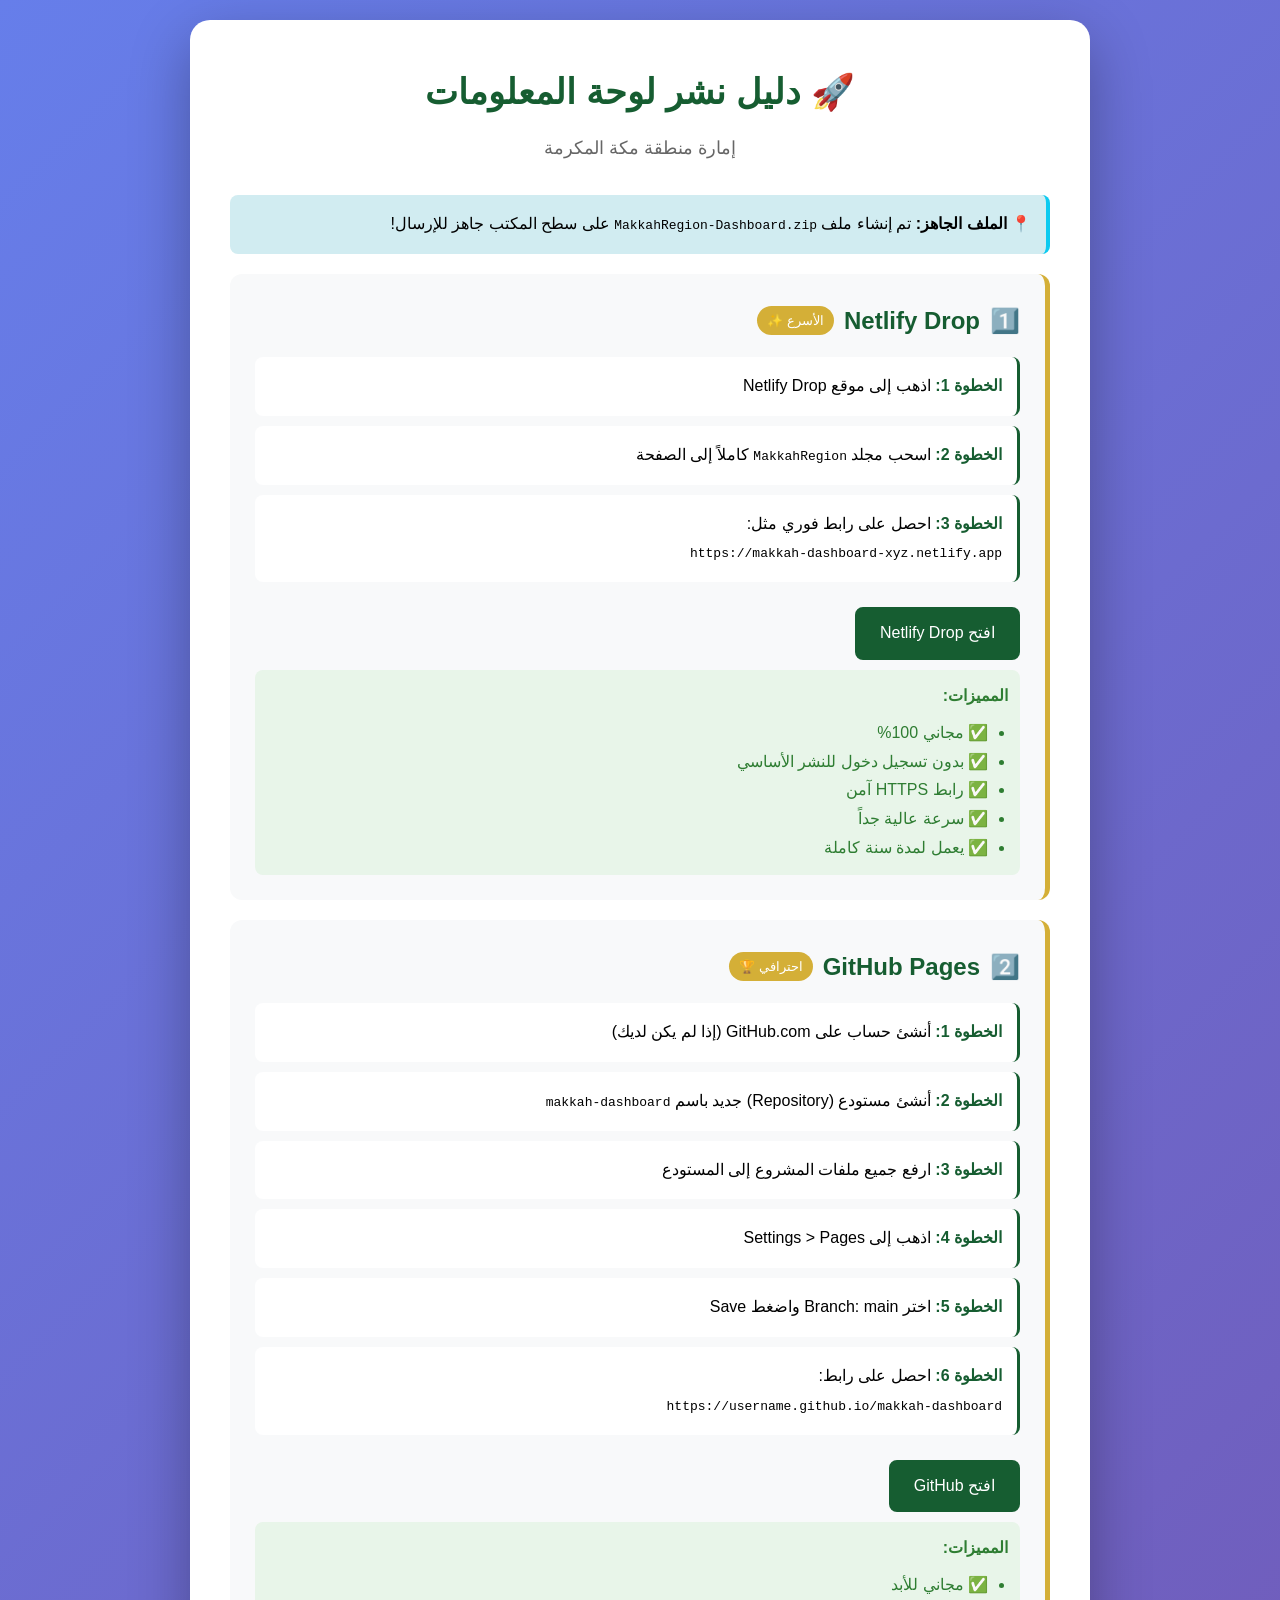
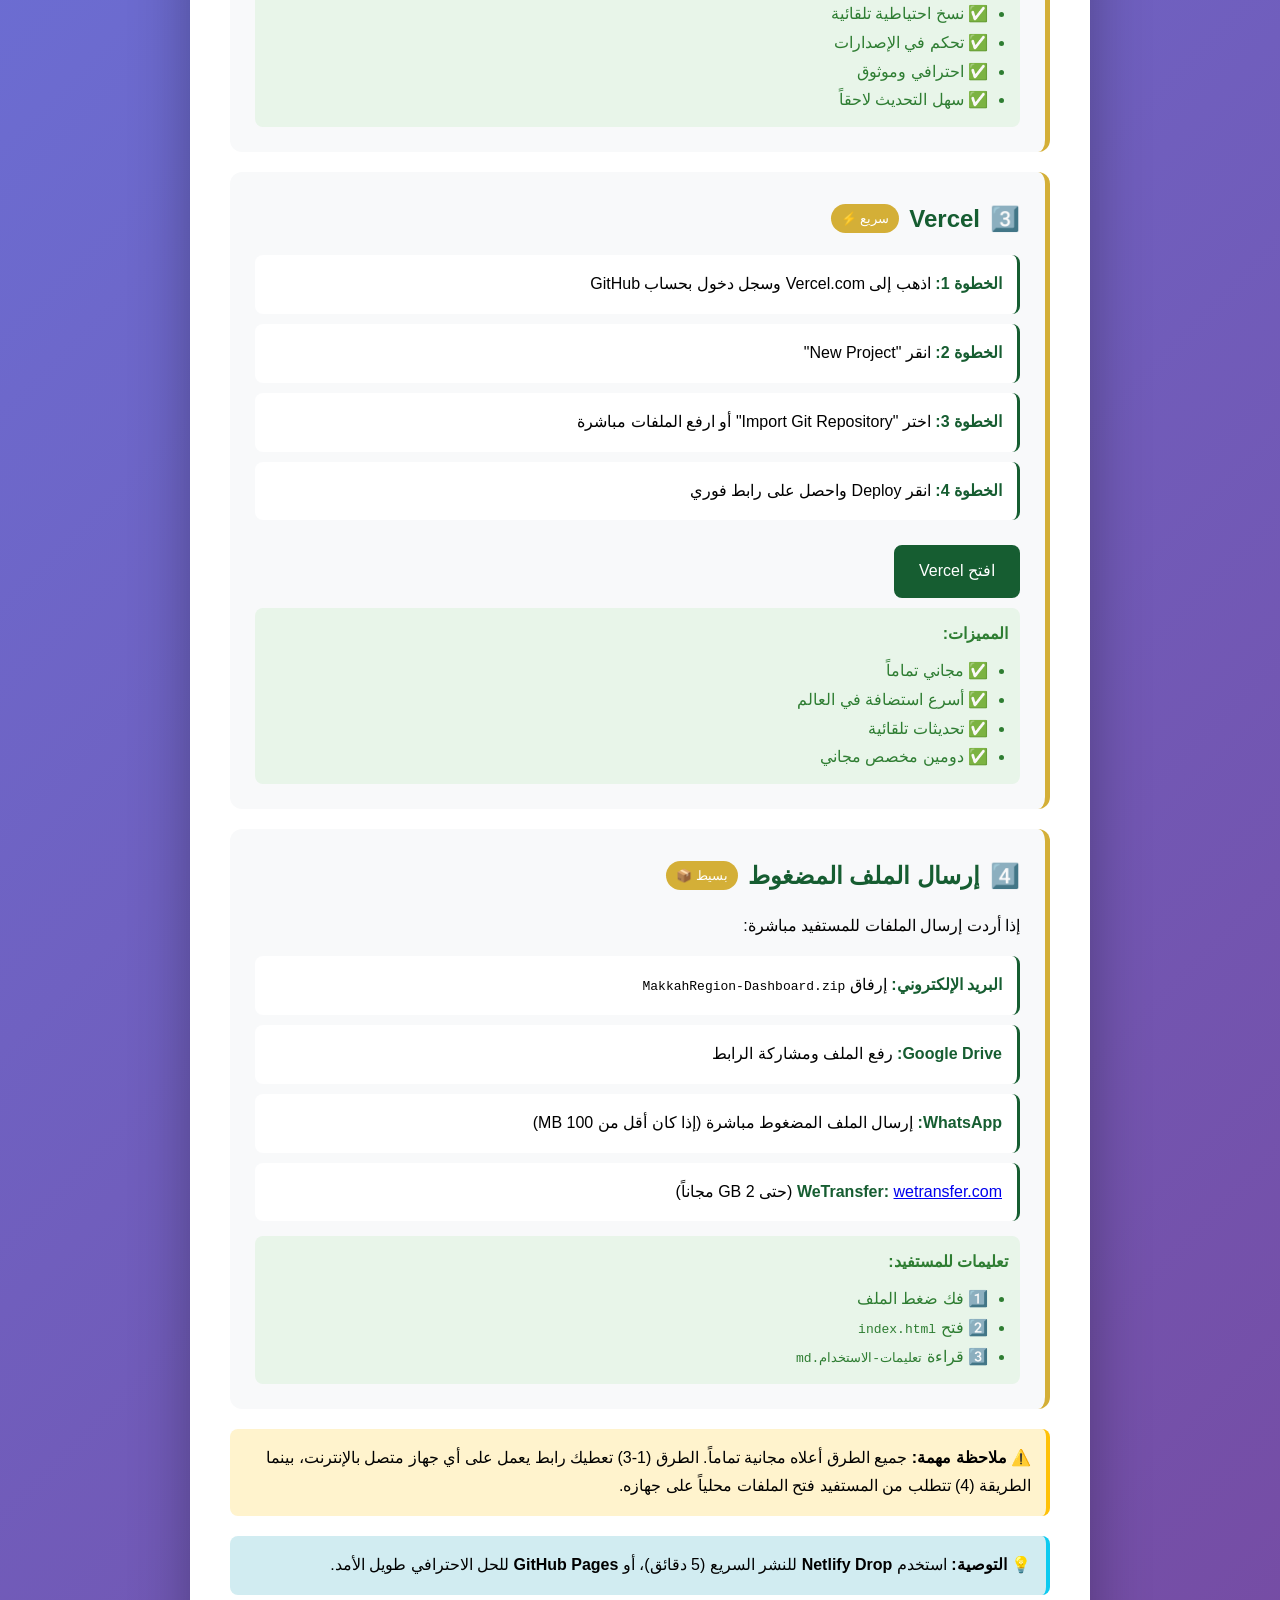
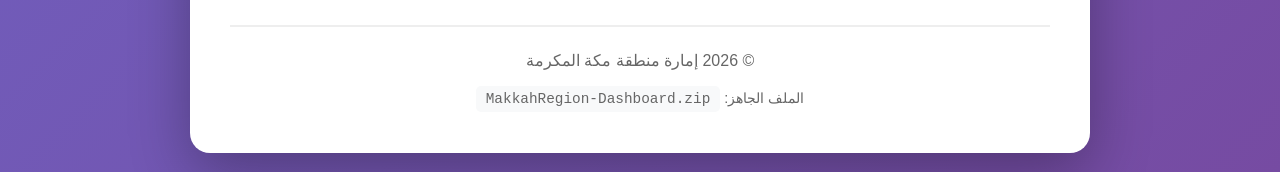
<file: دليل-النشر.html>
<!DOCTYPE html>
<html lang="ar" dir="rtl">
<head>
    <meta charset="UTF-8">
    <meta name="viewport" content="width=device-width, initial-scale=1.0">
    <title>دليل نشر لوحة المعلومات</title>
    <style>
        * {
            margin: 0;
            padding: 0;
            box-sizing: border-box;
        }
        body {
            font-family: 'Segoe UI', Tahoma, Geneva, Verdana, sans-serif;
            background: linear-gradient(135deg, #667eea 0%, #764ba2 100%);
            padding: 20px;
            line-height: 1.8;
        }
        .container {
            max-width: 900px;
            margin: 0 auto;
            background: white;
            padding: 40px;
            border-radius: 20px;
            box-shadow: 0 20px 60px rgba(0,0,0,0.3);
        }
        h1 {
            color: #165D31;
            text-align: center;
            margin-bottom: 10px;
            font-size: 2.2rem;
        }
        .subtitle {
            text-align: center;
            color: #666;
            margin-bottom: 30px;
            font-size: 1.1rem;
        }
        .method {
            background: #f8f9fa;
            padding: 25px;
            margin-bottom: 20px;
            border-radius: 12px;
            border-right: 5px solid #D4AF37;
            transition: transform 0.3s ease;
        }
        .method:hover {
            transform: translateX(-5px);
            box-shadow: 0 5px 15px rgba(0,0,0,0.1);
        }
        .method h2 {
            color: #165D31;
            margin-bottom: 15px;
            display: flex;
            align-items: center;
            gap: 10px;
        }
        .badge {
            background: #D4AF37;
            color: white;
            padding: 3px 10px;
            border-radius: 20px;
            font-size: 0.8rem;
            font-weight: normal;
        }
        .steps {
            margin: 15px 0;
        }
        .step {
            background: white;
            padding: 15px;
            margin: 10px 0;
            border-radius: 8px;
            border-right: 3px solid #165D31;
        }
        .step strong {
            color: #165D31;
        }
        .link {
            background: #165D31;
            color: white;
            padding: 12px 25px;
            text-decoration: none;
            border-radius: 8px;
            display: inline-block;
            margin-top: 10px;
            transition: background 0.3s;
        }
        .link:hover {
            background: #1B7A3E;
        }
        .pros {
            background: #e8f5e9;
            padding: 12px;
            border-radius: 8px;
            margin-top: 10px;
        }
        .pros h4 {
            color: #2e7d32;
            margin-bottom: 8px;
        }
        .pros ul {
            margin-right: 20px;
            color: #2e7d32;
        }
        .warning {
            background: #fff3cd;
            border-right: 4px solid #ffc107;
            padding: 15px;
            border-radius: 8px;
            margin: 20px 0;
        }
        .info {
            background: #d1ecf1;
            border-right: 4px solid #0dcaf0;
            padding: 15px;
            border-radius: 8px;
            margin: 20px 0;
        }
        .footer {
            text-align: center;
            margin-top: 30px;
            padding-top: 20px;
            border-top: 2px solid #eee;
            color: #666;
        }
    </style>
</head>
<body>
    <div class="container">
        <h1>🚀 دليل نشر لوحة المعلومات</h1>
        <p class="subtitle">إمارة منطقة مكة المكرمة</p>

        <div class="info">
            <strong>📍 الملف الجاهز:</strong> تم إنشاء ملف <code>MakkahRegion-Dashboard.zip</code> على سطح المكتب جاهز للإرسال!
        </div>

        <!-- الطريقة 1: Netlify Drop -->
        <div class="method">
            <h2>
                <span>1️⃣</span>
                Netlify Drop
                <span class="badge">الأسرع ✨</span>
            </h2>
            <div class="steps">
                <div class="step">
                    <strong>الخطوة 1:</strong> اذهب إلى موقع Netlify Drop
                </div>
                <div class="step">
                    <strong>الخطوة 2:</strong> اسحب مجلد <code>MakkahRegion</code> كاملاً إلى الصفحة
                </div>
                <div class="step">
                    <strong>الخطوة 3:</strong> احصل على رابط فوري مثل:<br>
                    <code>https://makkah-dashboard-xyz.netlify.app</code>
                </div>
            </div>
            <a href="https://app.netlify.com/drop" target="_blank" class="link">افتح Netlify Drop</a>
            <div class="pros">
                <h4>المميزات:</h4>
                <ul>
                    <li>✅ مجاني 100%</li>
                    <li>✅ بدون تسجيل دخول للنشر الأساسي</li>
                    <li>✅ رابط HTTPS آمن</li>
                    <li>✅ سرعة عالية جداً</li>
                    <li>✅ يعمل لمدة سنة كاملة</li>
                </ul>
            </div>
        </div>

        <!-- الطريقة 2: GitHub Pages -->
        <div class="method">
            <h2>
                <span>2️⃣</span>
                GitHub Pages
                <span class="badge">احترافي 🏆</span>
            </h2>
            <div class="steps">
                <div class="step">
                    <strong>الخطوة 1:</strong> أنشئ حساب على GitHub.com (إذا لم يكن لديك)
                </div>
                <div class="step">
                    <strong>الخطوة 2:</strong> أنشئ مستودع (Repository) جديد باسم <code>makkah-dashboard</code>
                </div>
                <div class="step">
                    <strong>الخطوة 3:</strong> ارفع جميع ملفات المشروع إلى المستودع
                </div>
                <div class="step">
                    <strong>الخطوة 4:</strong> اذهب إلى Settings > Pages
                </div>
                <div class="step">
                    <strong>الخطوة 5:</strong> اختر Branch: main واضغط Save
                </div>
                <div class="step">
                    <strong>الخطوة 6:</strong> احصل على رابط:<br>
                    <code>https://username.github.io/makkah-dashboard</code>
                </div>
            </div>
            <a href="https://github.com" target="_blank" class="link">افتح GitHub</a>
            <div class="pros">
                <h4>المميزات:</h4>
                <ul>
                    <li>✅ مجاني للأبد</li>
                    <li>✅ نسخ احتياطية تلقائية</li>
                    <li>✅ تحكم في الإصدارات</li>
                    <li>✅ احترافي وموثوق</li>
                    <li>✅ سهل التحديث لاحقاً</li>
                </ul>
            </div>
        </div>

        <!-- الطريقة 3: Vercel -->
        <div class="method">
            <h2>
                <span>3️⃣</span>
                Vercel
                <span class="badge">سريع ⚡</span>
            </h2>
            <div class="steps">
                <div class="step">
                    <strong>الخطوة 1:</strong> اذهب إلى Vercel.com وسجل دخول بحساب GitHub
                </div>
                <div class="step">
                    <strong>الخطوة 2:</strong> انقر "New Project"
                </div>
                <div class="step">
                    <strong>الخطوة 3:</strong> اختر "Import Git Repository" أو ارفع الملفات مباشرة
                </div>
                <div class="step">
                    <strong>الخطوة 4:</strong> انقر Deploy واحصل على رابط فوري
                </div>
            </div>
            <a href="https://vercel.com" target="_blank" class="link">افتح Vercel</a>
            <div class="pros">
                <h4>المميزات:</h4>
                <ul>
                    <li>✅ مجاني تماماً</li>
                    <li>✅ أسرع استضافة في العالم</li>
                    <li>✅ تحديثات تلقائية</li>
                    <li>✅ دومين مخصص مجاني</li>
                </ul>
            </div>
        </div>

        <!-- الطريقة 4: إرسال مباشر -->
        <div class="method">
            <h2>
                <span>4️⃣</span>
                إرسال الملف المضغوط
                <span class="badge">بسيط 📦</span>
            </h2>
            <p>إذا أردت إرسال الملفات للمستفيد مباشرة:</p>
            <div class="steps">
                <div class="step">
                    <strong>البريد الإلكتروني:</strong> إرفاق <code>MakkahRegion-Dashboard.zip</code>
                </div>
                <div class="step">
                    <strong>Google Drive:</strong> رفع الملف ومشاركة الرابط
                </div>
                <div class="step">
                    <strong>WhatsApp:</strong> إرسال الملف المضغوط مباشرة (إذا كان أقل من 100 MB)
                </div>
                <div class="step">
                    <strong>WeTransfer:</strong> <a href="https://wetransfer.com" target="_blank">wetransfer.com</a> (حتى 2 GB مجاناً)
                </div>
            </div>
            <div class="pros">
                <h4>تعليمات للمستفيد:</h4>
                <ul>
                    <li>1️⃣ فك ضغط الملف</li>
                    <li>2️⃣ فتح <code>index.html</code></li>
                    <li>3️⃣ قراءة <code>تعليمات-الاستخدام.md</code></li>
                </ul>
            </div>
        </div>

        <div class="warning">
            <strong>⚠️ ملاحظة مهمة:</strong> 
            جميع الطرق أعلاه مجانية تماماً. الطرق (1-3) تعطيك رابط يعمل على أي جهاز متصل بالإنترنت، 
            بينما الطريقة (4) تتطلب من المستفيد فتح الملفات محلياً على جهازه.
        </div>

        <div class="info">
            <strong>💡 التوصية:</strong> 
            استخدم <strong>Netlify Drop</strong> للنشر السريع (5 دقائق)، 
            أو <strong>GitHub Pages</strong> للحل الاحترافي طويل الأمد.
        </div>

        <div class="footer">
            <p>© 2026 إمارة منطقة مكة المكرمة</p>
            <p style="margin-top: 10px; font-size: 0.9rem;">
                الملف الجاهز: <code style="background: #f8f9fa; padding: 5px 10px; border-radius: 5px;">MakkahRegion-Dashboard.zip</code>
            </p>
        </div>
    </div>
</body>
</html>
</file>
